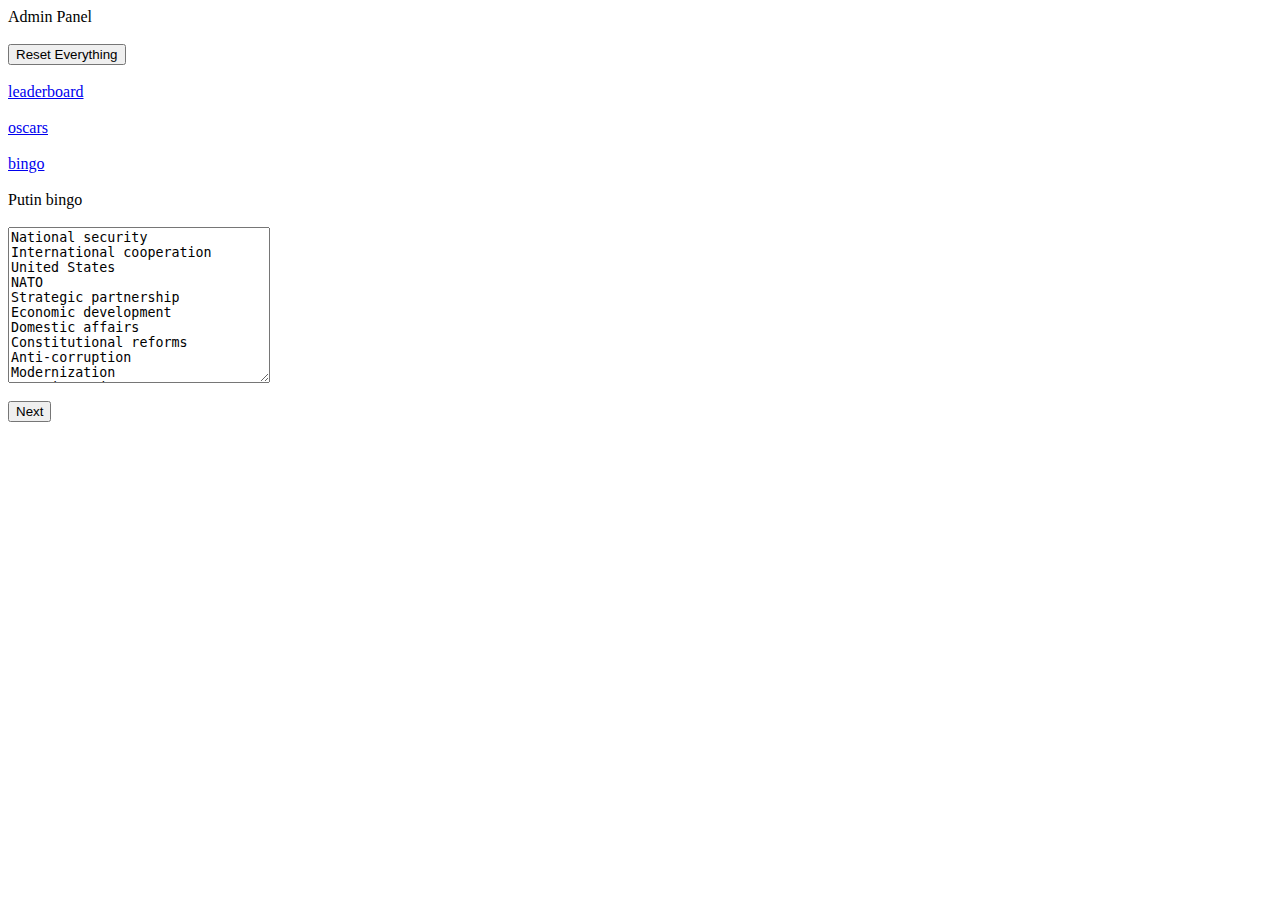
<file: index.html>
<!DOCTYPE html>
<html lang="en">
<head>
    <meta charset="UTF-8">
    <meta name="viewport" content="width=device-width, initial-scale=1.0">
    <title>Project Menu</title>
    <script src="utils.js"></script>
    <script src="bingo.js"></script>
    <script src="leaderboard.js"></script>
    <script src="menu.js"></script>
</head>
<body onload="initMenuPage()">

    
    Admin Panel
    <br>
    <br>

    <button onclick="initDB()">Reset Everything</button>
    <br>
    <br>
    <a href="leaderboard/">leaderboard</a>
    <br>
    <br>
    <a href="prediction/">oscars</a>
    <br>
    <br>
    <a href="bingo/">bingo</a>
    <br>
    <br>

    Putin bingo
    <br>
    <br>

    <textarea id="phrasesArea" cols="30" rows="10"></textarea>
    <div id="checkboxArea"></div>
    <br>
    <button id="nextButton">Next</button>
    <br>
    
</body>
</html>
</file>
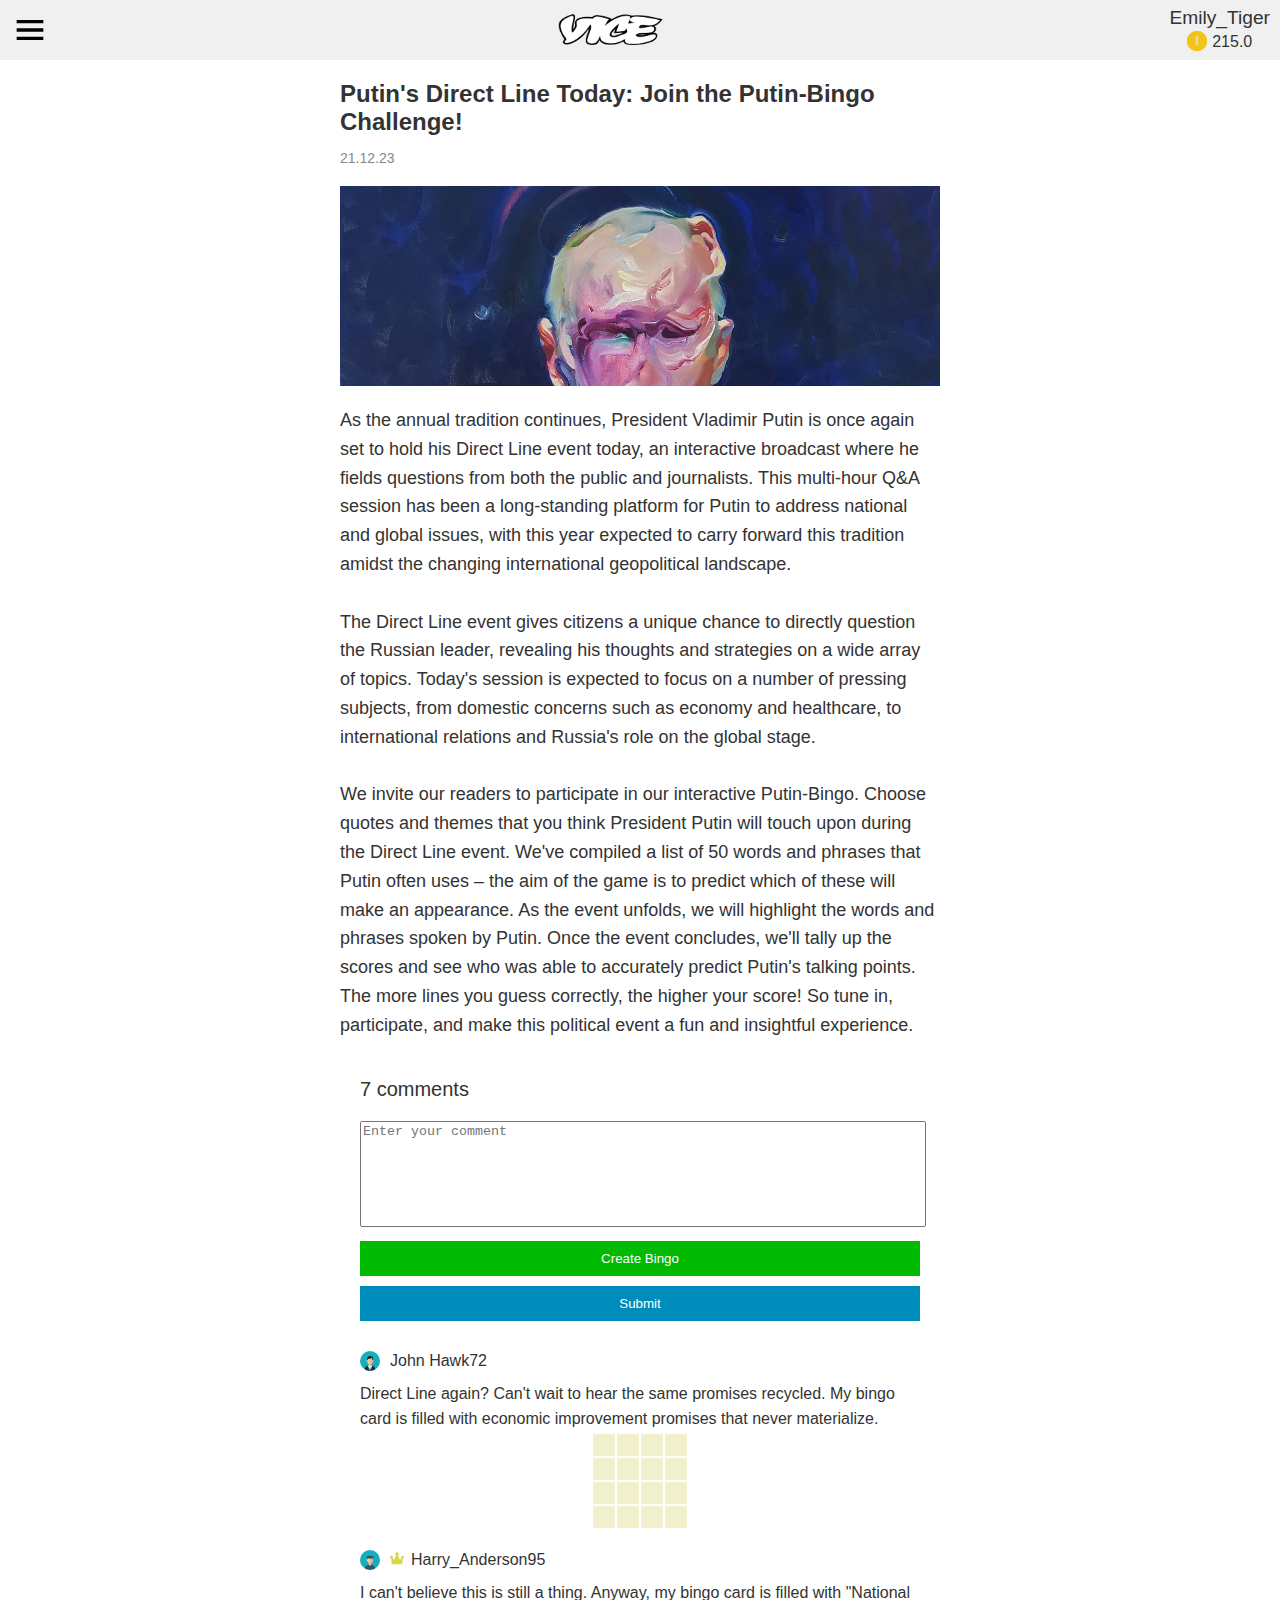
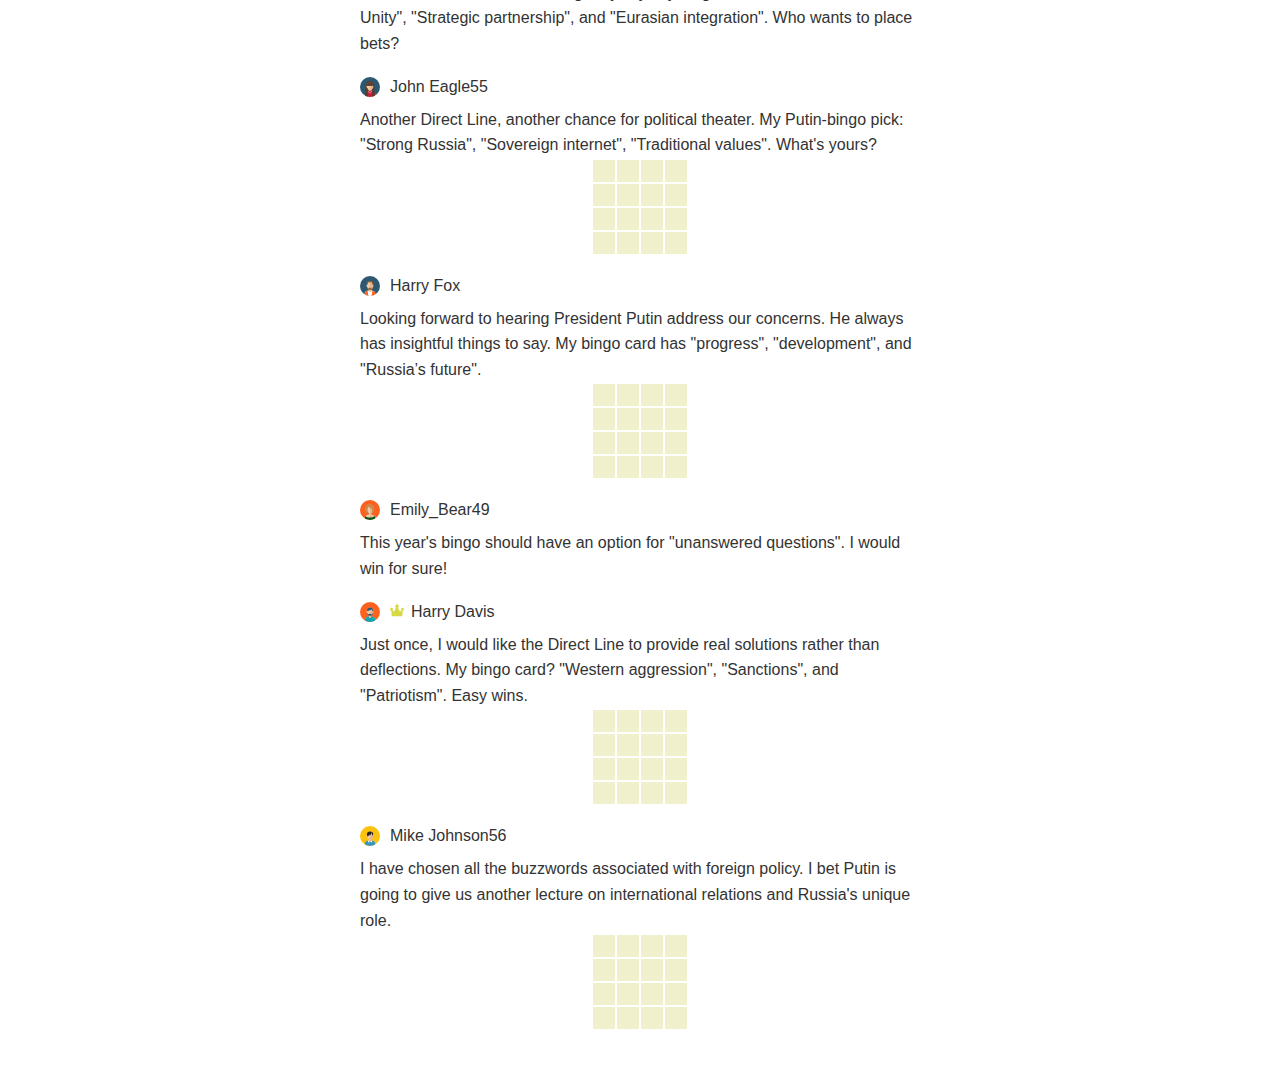
<file: bingo/index.html>
<!DOCTYPE html>
<html lang="en">
<head>
    <meta charset="UTF-8">
    <meta name="viewport" content="width=device-width, initial-scale=1.0">
    <title>Putin Bingo</title>
    <link rel="stylesheet" type="text/css" href="../assets/styles.css">
    <script src="../utils.js"></script>
    <script src="../bingo.js"></script>
    <script src="../prediction.js"></script>
    <script src="../leaderboard.js"></script>
    <script src="../menu.js"></script>
</head>

<header class="header-news">
    <a href="../"><div id="menu-button">
        <svg xmlns="http://www.w3.org/2000/svg" width="40" height="40" viewBox="0 0 24 24"><path d="M0 0h24v24H0z" fill="none"/><path d="M4 6h16v2H4V6zm0 5h16v2H4v-2zm0 5h16v2H4v-2z"/></svg>
    </div></a>
      <div id="logo">
        <img height="40px" src="../assets/vice.png">
      </div>
    
    
    <div id="account-data">
        <a href="../achievements/">
            <span id="account-name">User Name 12</span>
        </a>
        <a href="../leaderboard/">

            <div id="score-container">
            <svg height="20" width="20" >
                <image xlink:href="../assets/score.svg" height="20" src="score.svg"/> 
            </svg>
            <span id="score-number">100.0</span>
            </div>
        </a>
      </div>
</header>




<body onload='initBingoPage("putin_bingo")'></body>
    <div id="newsArticle" class="article-container">
        <h1 id="articleTitle" class="article-title"></h1>
        <p id="articleDate" class="article-date"></p>
        <div class="article-image-container">
            <img id="articleImage" class="article-image" src="" alt="Article image">
        </div>
        <p id="articleText" class="article-text"></p>
    </div>
    <div id="commentsSection" class="comments-container">
        <div id="commentCount" class="comments-intro"></div>
        <div class="comments-input">
            <textarea id="userComment" placeholder="Enter your comment"></textarea>
            <button id="bingoButton" class="bingo-button">Create Bingo</button>
            <button id="submitButton" class="submit-button">Submit</button>
        </div>
        <div id="comments" class="comments"></div>
    </div>

    <div id="bingo-table-overlay" style="display:none;">
        <table id="bingo-table-big"></table>
    </div>

    <div id="new-bingo-overlay" class="new-bingo-overlay">
        <div class="new-bingo-content">
            <div id="new-bingo-phrases" class="new-bingo-phrases"></div>
            <div id="new-bingo-counter" class="new-bingo-counter"></div>
            <button id="new-bingo-submit" class="new-bingo-submit">Submit</button>
        </div>
    </div>

    <div id="score-popup" class="score-popup-hidden">
        <div id="score-text"></div>
        <div id="score-value"></div>
    </div>


</body>
</html>
</file>
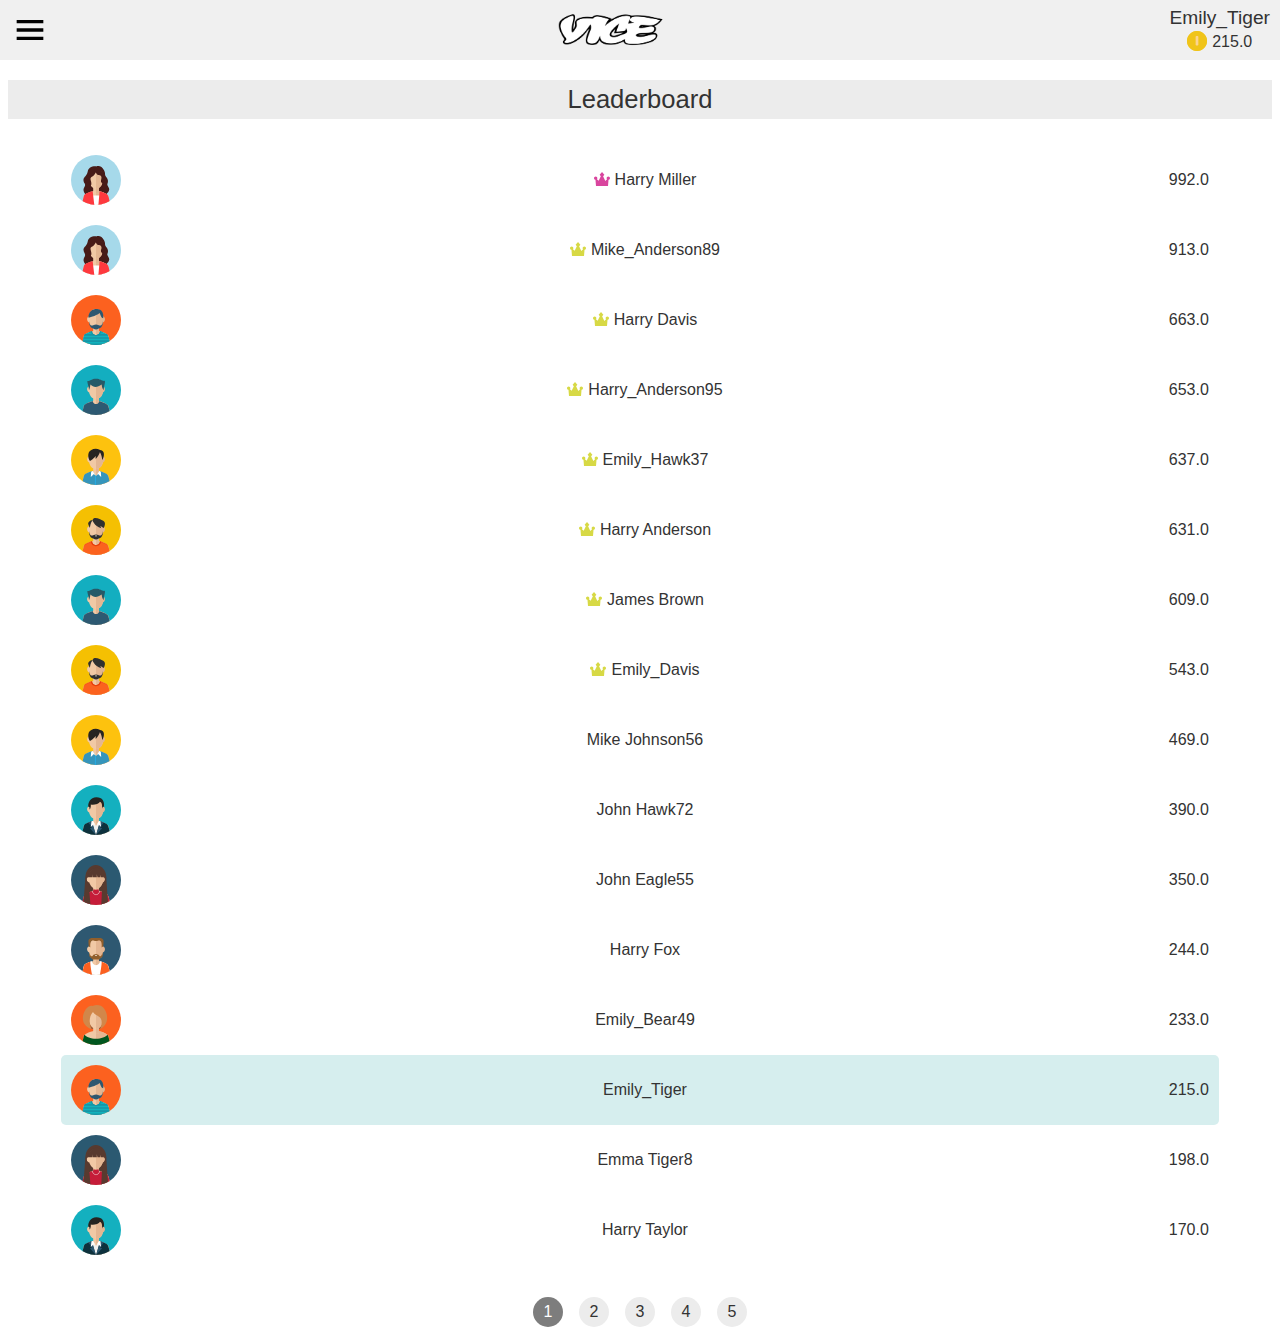
<file: leaderboard/index.html>
<!DOCTYPE html>
<html lang="en">
<head>
    <meta charset="UTF-8">
    <meta name="viewport" content="width=device-width, initial-scale=1.0">
    <title>leaderboard</title>
    <link rel="stylesheet" type="text/css" href="../assets/styles.css">
    <script src="../utils.js" defer></script>
    <script src="../bingo.js" defer></script>
    <script src="../prediction.js"></script>
    <script src="../leaderboard.js" defer></script>
    <script src="../menu.js" defer></script>
</head>

<header class="header-news">
    <a href="../"><div id="menu-button">
        <svg xmlns="http://www.w3.org/2000/svg" width="40" height="40" viewBox="0 0 24 24"><path d="M0 0h24v24H0z" fill="none"/><path d="M4 6h16v2H4V6zm0 5h16v2H4v-2zm0 5h16v2H4v-2z"/></svg>
    </div></a>
      <div id="logo">
        <img height="40px" src="../assets/vice.png">
      </div>
    
    
    <div id="account-data">
        <a href="../achievements/">
            <span id="account-name">User Name 12</span>
        </a>
        <a href="../leaderboard/">

            <div id="score-container">
            <svg height="20" width="20" >
                <image xlink:href="../assets/score.svg" height="20" src="score.svg"/> 
            </svg>
            <span id="score-number">100.0</span>
            </div>
        </a>
      </div>
</header>


<body onload="initLeaderboardPage()">
    <div id="leaderboard-container">
        <h1 class="lb-title">Leaderboard</h1>
    
        <div class="user-info">
            
            <div class="user">
                <svg class="user-avatar" height="50" width="50">
                    <image xlink:href="../assets/user0.svg" height="50"/> 
                </svg>
                <span class="user-name">User Name</span>
                <span class="user-score">12345</span>
            </div>
            <div class="user">
                <svg class="user-avatar" height="50" width="50">
                    <image xlink:href="../assets/user0.svg" height="50"/> 
                </svg>
                <div class="name-icon-container">
                    <svg class="name-rank" height="16" width="16">
                        <image xlink:href="../assets/crown.svg" height="16"/> 
                    </svg>
                    <span class="user-name">User Name</span>
                </div>
                <span class="user-score">12345</span>
            </div>
        </div>
    
        <div class="page-selection">
            <span class="page-circle filled">1</span>
            <span class="page-circle">2</span>
            <span class="page-circle">3</span>
            <span class="page-circle">4</span>
            <span class="page-circle">5</span>
        </div>
    </div>
    

    
</body>
</html>
</file>
<file: assets/styles.css>
/* This is a CSS comment */
body {
    font-family: Arial, sans-serif;
    color: #333;
    background-color: #fff;
}

header {

    position: fixed;
    top:0px;
    left: 0px;
    right: 0px;

    display: flex;
    justify-content: space-between;
    align-items: center;
    padding: 10px;
    height: 40px;
  }

  .header-news {
    background-color: #f0f0f0;
  }

  .header-movies {
    background-color: #fbffb1;
  }
  
  #menu-button, #logo, #account-data {
    display: flex;
    align-items: center;
  }
  
  #account-data {
    flex-direction: column;
  }
  
  #score-container {
    margin: 2px;
    display: flex;
    align-items: center;
  }
  
  #score-number {
    margin-left: 5px;
    font-weight: 100;
    margin-top: 1px;
  }
  #account-name {
    font-size: 1.2em;
    text-align: center;
  }
  
  @media (max-width: 480px) {
    #account-name {
      font-size: 1em;
    }
  }


/* leaderboard */

#leaderboard-container {
    width: 100%;
    text-align: center;
    margin-top: 80px;
}

.lb-title {
    background-color: rgb(236, 236, 236);
    font-weight: 200;
    font-size: 1.6em;
    margin-bottom: 1em;
    margin-top: 0.5em;
    padding: 0.2em 0em;
}

.user-info {
    display: flex;
    flex-direction: column;
    align-items: center;
    
    margin-bottom: 2em;
}

.user {
    display: flex;
    justify-content: space-between;
    align-items: center;
    gap: 0.5em;
    width: 90%;
    border-radius: 5px;
    padding: 10px;
}
.user.current {
    background-color: rgb(214, 238, 238);
}

.name-icon-container {
    display: flex;
    align-items: center;
  }

.user-avatar {
    width: 50px;
    height: 50px;
}

.page-selection {
    display: flex;
    justify-content: center;
    gap: 1em;
}

.page-circle {
    display: inline-block;
    width: 30px;
    height: 30px;
    line-height: 30px;
    border-radius: 50%;
    background-color: rgb(236, 236, 236);
}
.page-circle.filled {
    background-color: #7d7d7d;
    color:#fff;
}

.name-rank {
    margin-right: 5px;
    margin-bottom: 2px;
}

/* article */

.article-container {
    width: 100%;
    max-width: 600px;
    margin: auto;
    padding: 0px;
    box-sizing: border-box;

    
    margin-top: 80px;
}

.article-title {
    font-size: 24px;
    margin-bottom: 10px;
}

.article-date {
    font-size: 14px;
    color: #888;
    margin-bottom: 20px;
}

.article-image-container {
    width: 100%;
    height: 200px;
    overflow: hidden;
    margin-bottom: 20px;
}

.article-image {
    width: 100%;
    height: auto;
}

.article-text {
    font-size: 18px;
    line-height: 1.6;
}

/* comments */

.comments-container {
    width: 100%;
    max-width: 600px;
    margin: auto;
    padding: 20px;
    box-sizing: border-box;
}

.comments-intro {
    font-size: 20px;
    margin-bottom: 20px;
}

.comments-input {
    margin-bottom: 20px;
    
}

.comments-input textarea {
    width: 100%;
    height: 100px;
    margin-bottom: 10px;
    resize: none
}

.comments-input button {
    width: 100%;
    padding: 10px;
    color: white;
    border: none;
    cursor: pointer;
    margin-bottom: 10px;
}

.submit-button {
    background-color: #008CBA;
}

.submit-button:hover {
    background-color: #007B9A;
}

.bingo-button {
    background-color: #00ba03;
}

.bingo-button:hover {
    background-color: #0d9a00;
}


.comment {
    display: flex;
    flex-direction: column;
    margin-bottom: 20px;
}

.comment-header {
    display: flex;
    align-items: center;
    margin-bottom: 10px;
}

.comment-avatar {
    width: 20px;
    height: 20px;
    margin-right: 10px;
}

.comment-text {
    font-size: 16px;
    line-height: 1.6;
}

/* utils */


a {
    all: unset;
}


/* bingo words */


#bingo-table-overlay {
    position: fixed;
    top: 0;
    left: 0;
    width: 100%;
    height: 100%;
    background: rgba(0, 0, 0, 0.5);
    display: flex;
    justify-content: center;
    align-items: center;
    transition: opacity 0.5s;
}

#bingo-table-big {
    /* Modify the size of the table and cells as needed */
    width: 250px;
    height: 250px;
}

#bingo-table-big td {
    width: 50px;
    height: 50px;
    text-align: center;
    vertical-align: middle;
    font-size: 7px;
}

.bingo-table-small {
    margin: auto;
}


/* new bingo table */
.new-bingo-overlay {
    display: none;
    position: fixed;
    z-index: 1;
    left: 0;
    top: 0;
    width: 100%;
    height: 100%;
    background-color: rgba(0, 0, 0, 0.5);
    overflow: auto; /* Makes overlay scrollable */
    transition: opacity 0.5s ease-in-out;
    opacity: 0;
}

.new-bingo-content {
    position: absolute;
    top: 0;
    left: 0;
    right: 0;
    margin: auto;
    padding: 20px;
    background-color: white;
    width: 80%;
}

.new-bingo-phrases {
    list-style-type: none;
    max-height: 70vh; /* Limit height of phrases list */
    overflow-y: auto; /* Makes phrases list scrollable */
}

.new-bingo-counter, .new-bingo-submit {
    display: inline-block;
    margin-top: 10px;
}

.new-bingo-submit {
    margin-left: 20px;
}

/* score popup */


#score-popup {
    position: fixed;
    
    left: 50%;
    transform: translate(-50%, 0);
    padding: 20px;
    background-color: #f8f9fa;
    border-radius: 5px;
    transition: top 0.5s, opacity 0.5s;
    z-index: 1000;

    box-shadow: 0px 0px 15px rgb(0, 0, 0);
}

.score-popup-hidden {
    top: 0px;
    opacity: 0;
}

.score-popup-show {
    top: 50px;
    opacity: 1;
}
</file>
